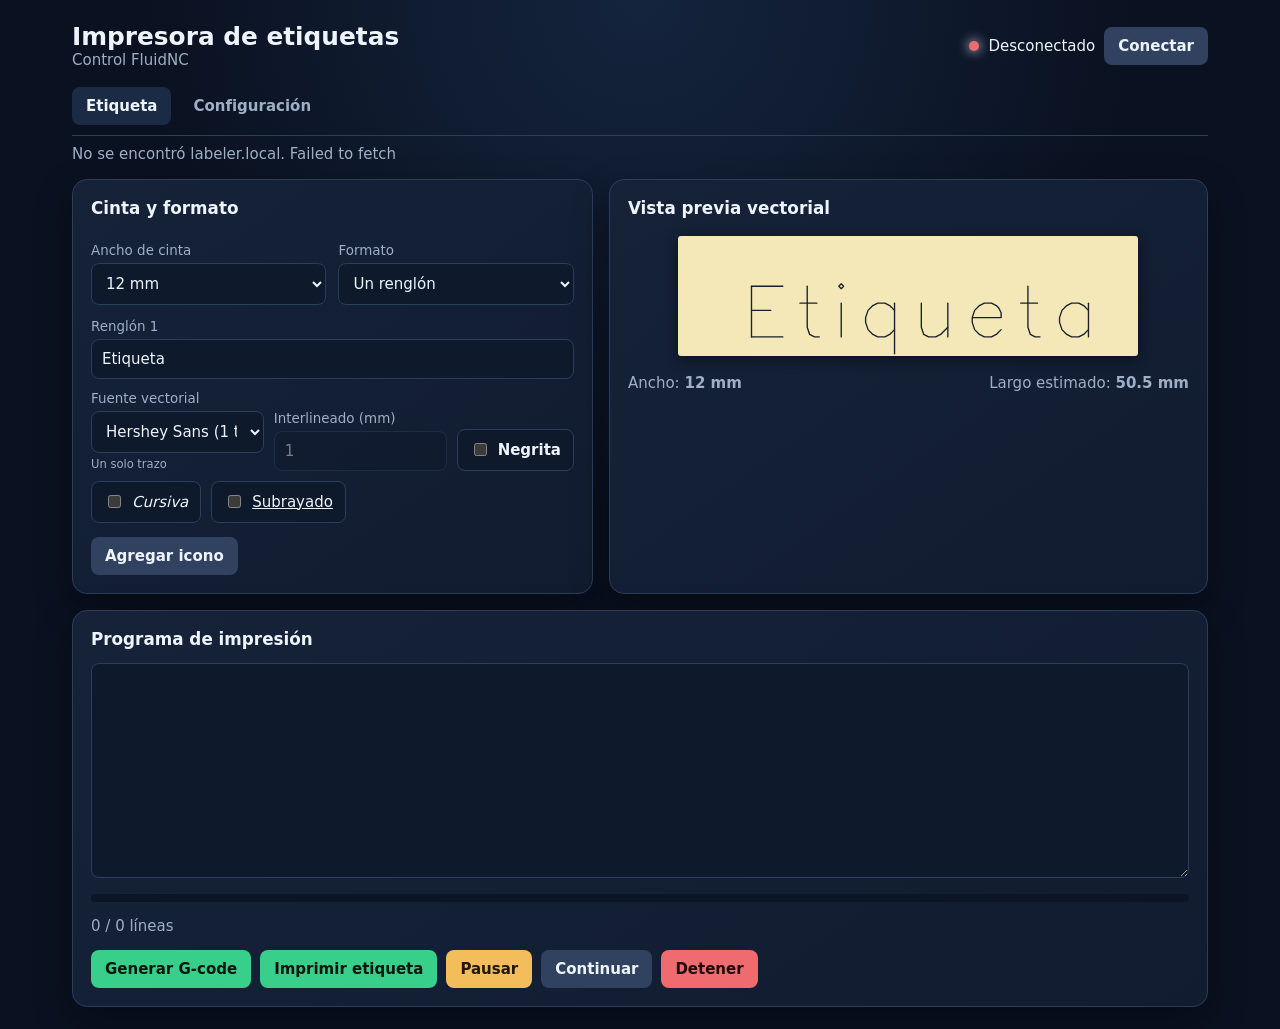
<file: github-pages/index.html>
<!doctype html>
<html lang="es">
<head>
  <meta charset="utf-8">
  <meta name="viewport" content="width=device-width,initial-scale=1">
  <title>Labeler CNC</title>
  <link rel="stylesheet" href="app.css">
</head>
<body>
  <main class="landing"><section class="panel"><h1>Labeler CNC</h1><p>Buscando <code>labeler.local</code> en la red...</p></section></main>
  <script src="vector-font.js"></script>
  <script src="vendor/opentype/opentype.min.js"></script>
  <script src="outline-fonts.js"></script>
  <script src="app.js"></script>
</body>
</html>
</file>
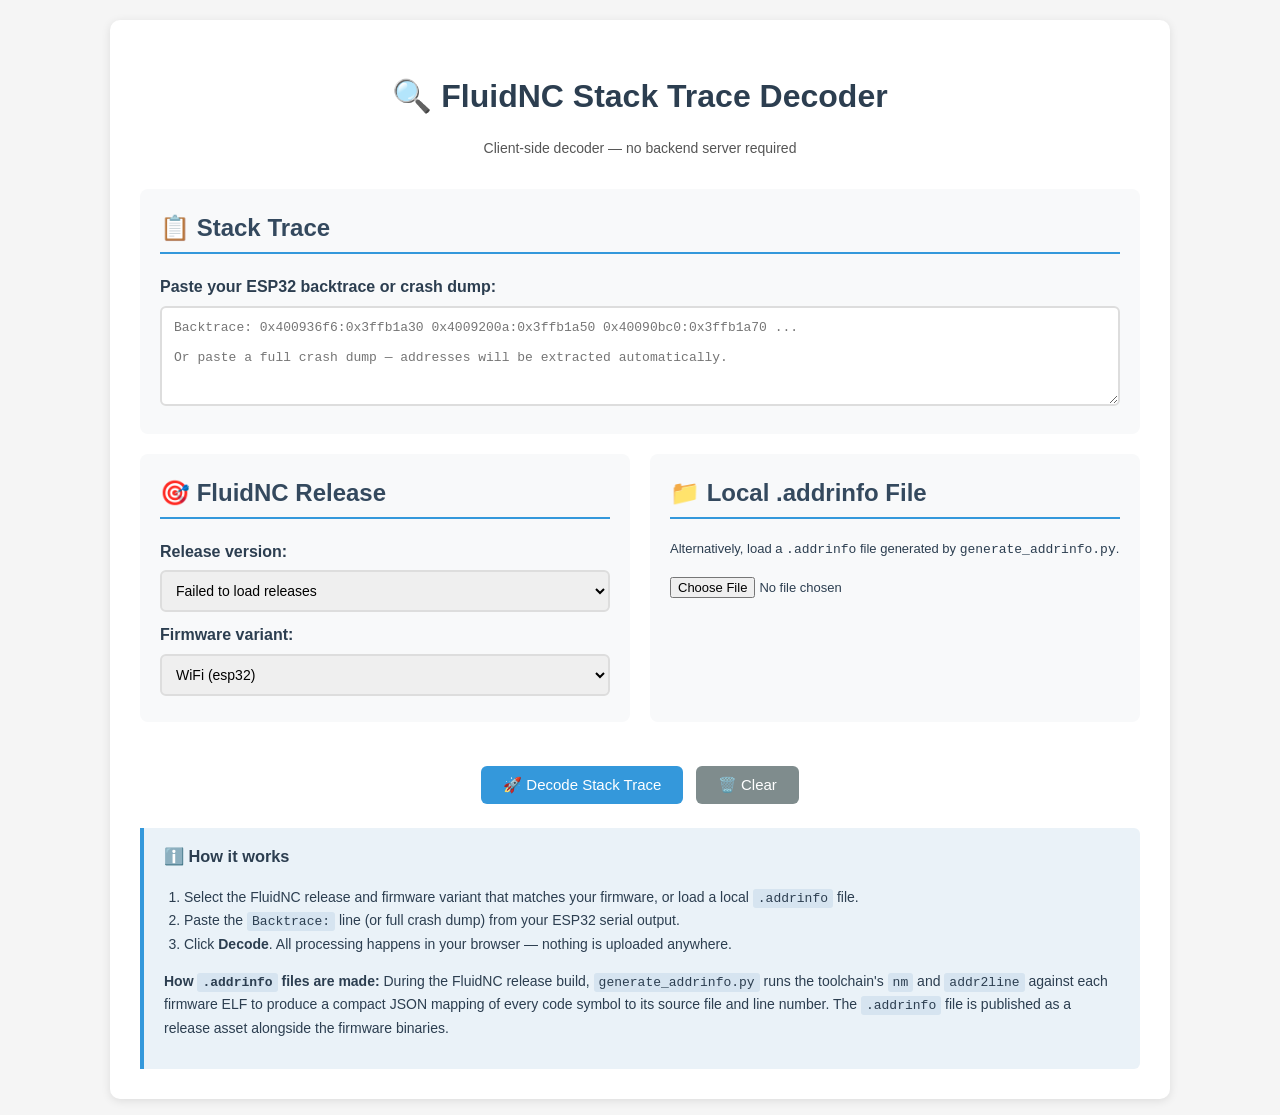
<file: firmware/FluidNC/stack-trace-decoder.html>
<!DOCTYPE html>
<html lang="en">
<head>
    <meta charset="UTF-8">
    <meta name="viewport" content="width=device-width, initial-scale=1.0">
    <title>FluidNC Stack Trace Decoder</title>
    <style>
        :root {
            --bg: #f5f5f5;
            --card-bg: #fff;
            --text: #2c3e50;
            --text-secondary: #555;
            --accent: #3498db;
            --accent-hover: #2980b9;
            --success: #27ae60;
            --error: #e74c3c;
            --border: #ddd;
            --input-bg: #f8f9fa;
            --code-bg: #2c3e50;
            --code-text: #ecf0f1;
            --mono: 'Courier New', Consolas, monospace;
        }

        * { box-sizing: border-box; }

        body {
            font-family: 'Segoe UI', Tahoma, Geneva, Verdana, sans-serif;
            max-width: 1100px;
            margin: 0 auto;
            padding: 20px;
            line-height: 1.6;
            background: var(--bg);
            color: var(--text);
        }

        .container {
            background: var(--card-bg);
            padding: 30px;
            border-radius: 10px;
            box-shadow: 0 2px 10px rgba(0,0,0,0.1);
        }

        h1 {
            text-align: center;
            margin-bottom: 5px;
        }

        .subtitle {
            text-align: center;
            color: var(--text-secondary);
            margin-bottom: 30px;
            font-size: 14px;
        }

        h2 {
            color: #34495e;
            border-bottom: 2px solid var(--accent);
            padding-bottom: 5px;
            margin-top: 0;
        }

        .section {
            background: var(--input-bg);
            padding: 20px;
            border-radius: 8px;
            margin-bottom: 20px;
        }

        label { font-weight: 600; }

        textarea {
            width: 100%;
            min-height: 100px;
            padding: 12px;
            border: 2px solid var(--border);
            border-radius: 6px;
            font-family: var(--mono);
            font-size: 13px;
            resize: vertical;
            margin-top: 6px;
        }
        textarea:focus { border-color: var(--accent); outline: none; }

        select {
            width: 100%;
            padding: 10px;
            border: 2px solid var(--border);
            border-radius: 6px;
            font-size: 14px;
            margin-top: 6px;
        }

        .grid {
            display: grid;
            grid-template-columns: 1fr 1fr;
            gap: 20px;
            margin-bottom: 20px;
        }
        @media (max-width: 768px) { .grid { grid-template-columns: 1fr; } }

        .btn-row { text-align: center; margin: 20px 0; }

        button {
            background: var(--accent);
            color: white;
            padding: 10px 22px;
            border: none;
            border-radius: 6px;
            cursor: pointer;
            font-size: 15px;
            margin: 4px;
        }
        button:hover { background: var(--accent-hover); }
        button:disabled { background: #bdc3c7; cursor: not-allowed; }
        button.secondary { background: #7f8c8d; }
        button.secondary:hover { background: #636e72; }

        .file-upload {
            margin-top: 10px;
        }
        .file-upload input[type="file"] {
            font-size: 13px;
        }

        .status {
            padding: 10px 15px;
            border-radius: 6px;
            margin: 10px 0;
            font-size: 14px;
        }
        .status.info { background: #d6eaf8; color: #1a5276; }
        .status.ok   { background: #d5f5e3; color: #186a3b; }
        .status.err  { background: #f9e0e0; color: #922b21; }

        /* Decoded output table */
        .result-table {
            width: 100%;
            border-collapse: collapse;
            font-family: var(--mono);
            font-size: 13px;
            margin-top: 10px;
        }
        .result-table th {
            background: var(--code-bg);
            color: var(--code-text);
            text-align: left;
            padding: 8px 10px;
            position: sticky;
            top: 0;
        }
        .result-table td {
            padding: 6px 10px;
            border-bottom: 1px solid #eee;
            white-space: nowrap;
        }
        .result-table tr:hover td { background: #eef6fb; }
        .result-table .addr { color: #8e44ad; }
        .result-table .func { color: #2c3e50; font-weight: 600; }
        .result-table .file { color: var(--text-secondary); }
        .result-table .offset { color: #999; font-size: 11px; }
        .result-table .unknown { color: var(--error); font-style: italic; }

        .output-wrap {
            max-height: 500px;
            overflow: auto;
            border: 1px solid var(--border);
            border-radius: 6px;
            margin-top: 15px;
        }

        .raw-output {
            background: var(--code-bg);
            color: var(--code-text);
            padding: 15px;
            border-radius: 6px;
            font-family: var(--mono);
            font-size: 13px;
            white-space: pre-wrap;
            margin-top: 10px;
            max-height: 300px;
            overflow-y: auto;
        }

        .info-box {
            background: #eaf2f8;
            border-left: 4px solid var(--accent);
            padding: 15px 20px;
            border-radius: 0 6px 6px 0;
            margin-top: 20px;
            font-size: 14px;
        }
        .info-box h3 { margin-top: 0; }
        .info-box code {
            background: #d6e4f0;
            padding: 2px 5px;
            border-radius: 3px;
            font-size: 13px;
        }
        .info-box ol { padding-left: 20px; }

        #addrinfo-meta {
            font-size: 13px;
            color: var(--text-secondary);
            margin-top: 6px;
        }
    </style>
</head>
<body>
<div class="container">
    <h1>🔍 FluidNC Stack Trace Decoder</h1>
    <p class="subtitle">Client-side decoder &mdash; no backend server required</p>

    <!-- Stack trace input -->
    <div class="section">
        <h2>📋 Stack Trace</h2>
        <label for="stackTrace">Paste your ESP32 backtrace or crash dump:</label>
        <textarea id="stackTrace" placeholder="Backtrace: 0x400936f6:0x3ffb1a30 0x4009200a:0x3ffb1a50 0x40090bc0:0x3ffb1a70 ...

Or paste a full crash dump — addresses will be extracted automatically."></textarea>
    </div>

    <!-- Symbol data source -->
    <div class="grid">
        <div class="section">
            <h2>🎯 FluidNC Release</h2>
            <label for="releaseSelect">Release version:</label>
            <select id="releaseSelect">
                <option value="">Loading releases…</option>
            </select>

            <div style="margin-top:10px">
                <label for="variantSelect">Firmware variant:</label>
                <select id="variantSelect">
                    <option value="wifi">WiFi (esp32)</option>
                    <option value="bt">Bluetooth (esp32)</option>
                    <option value="noradio">No-radio (esp32)</option>
                    <option value="wifi_s3">WiFi (esp32-s3)</option>
                    <option value="noradio_s3">No-radio (esp32-s3)</option>
                </select>
            </div>
            <div id="addrinfo-meta"></div>
        </div>

        <div class="section">
            <h2>📁 Local .addrinfo File</h2>
            <p style="font-size:13px;margin-top:0">
                Alternatively, load a <code>.addrinfo</code> file generated by
                <code>generate_addrinfo.py</code>.
            </p>
            <div class="file-upload">
                <input type="file" id="localFile" accept=".addrinfo,.json">
            </div>
        </div>
    </div>

    <div class="btn-row">
        <button onclick="decodeTrace()" id="decodeBtn">🚀 Decode Stack Trace</button>
        <button onclick="clearAll()" class="secondary">🗑️ Clear</button>
    </div>

    <div id="statusArea"></div>
    <div id="outputArea"></div>

    <div class="info-box">
        <h3>ℹ️ How it works</h3>
        <ol>
            <li>Select the FluidNC release and firmware variant that matches your firmware, or load a local <code>.addrinfo</code> file.</li>
            <li>Paste the <code>Backtrace:</code> line (or full crash dump) from your ESP32 serial output.</li>
            <li>Click <strong>Decode</strong>. All processing happens in your browser — nothing is uploaded anywhere.</li>
        </ol>
        <p><strong>How <code>.addrinfo</code> files are made:</strong>
        During the FluidNC release build, <code>generate_addrinfo.py</code> runs
        the toolchain's <code>nm</code> and <code>addr2line</code> against each firmware ELF to produce
        a compact JSON mapping of every code symbol to its source file and line number.
        The <code>.addrinfo</code> file is published as a release asset alongside the firmware binaries.</p>
    </div>
</div>

<script>
"use strict";

// ── State ──────────────────────────────────────────────────────────
let releases = [];
let addrinfo = null;   // parsed .addrinfo data
let addrinfoSource = ""; // description of where it came from

// Variant name → { mcu, build } for constructing the path
function variantInfo(variant) {
    const map = {
        "wifi":       { mcu: "esp32",   build: "wifi" },
        "bt":         { mcu: "esp32",   build: "bt" },
        "noradio":    { mcu: "esp32",   build: "noradio" },
        "wifi_s3":    { mcu: "esp32s3", build: "wifi" },
        "noradio_s3": { mcu: "esp32s3", build: "noradio" },
    };
    return map[variant] || map["wifi"];
}

// ── Address extraction ─────────────────────────────────────────────
function extractAddresses(text) {
    // Match addresses in "Backtrace:" lines (PC values before the colon in PC:SP pairs)
    // and also standalone hex addresses
    const results = [];
    const seen = new Set();

    // First try Backtrace format:  0xADDR:0xSP 0xADDR:0xSP ...
    const btMatch = text.match(/Backtrace:\s*((?:0x[0-9a-fA-F]+:0x[0-9a-fA-F]+\s*)+)/i);
    if (btMatch) {
        const pairs = btMatch[1].matchAll(/0x([0-9a-fA-F]{8}):0x[0-9a-fA-F]{8}/g);
        for (const m of pairs) {
            const addr = parseInt(m[1], 16);
            if (!seen.has(addr)) { seen.add(addr); results.push(addr); }
        }
    }

    // Also look for "PC: 0x..." or "EXCVADDR: 0x..."
    const pcMatch = text.matchAll(/\bPC\s*[:=]\s*0x([0-9a-fA-F]{8})/gi);
    for (const m of pcMatch) {
        const addr = parseInt(m[1], 16);
        if (!seen.has(addr)) { seen.add(addr); results.push(addr); }
    }

    // Fallback: any 0x-prefixed 8-digit hex that looks like a code address (0x4xxxxxxx)
    if (results.length === 0) {
        const all = text.matchAll(/0x(4[0-9a-fA-F]{7})/g);
        for (const m of all) {
            const addr = parseInt(m[1], 16);
            if (!seen.has(addr)) { seen.add(addr); results.push(addr); }
        }
    }

    return results;
}

// ── Binary search in sorted symbol table ───────────────────────────
function lookupAddress(symbols, addr) {
    let lo = 0, hi = symbols.length - 1;
    let best = null;
    while (lo <= hi) {
        const mid = (lo + hi) >>> 1;
        const symAddr = symbols[mid][0];
        if (symAddr <= addr) {
            best = mid;
            lo = mid + 1;
        } else {
            hi = mid - 1;
        }
    }
    if (best === null) return null;

    const sym = symbols[best];
    const offset = addr - sym[0];

    // If we have a size field (sym[4]) and the address is beyond the function, not a match
    if (sym.length > 4 && sym[4] > 0 && offset >= sym[4]) {
        return null;
    }

    // Sanity: don't return matches with very large offsets (> 64KB) without explicit size
    if (sym.length <= 4 && offset > 0x10000) {
        return null;
    }

    return {
        address: sym[0],
        name: sym[1],
        file: sym[2],
        line: sym[3],
        size: sym.length > 4 ? sym[4] : null,
        offset: offset,
    };
}

// ── Decode ─────────────────────────────────────────────────────────
function decodeTrace() {
    const text = document.getElementById("stackTrace").value.trim();
    if (!text) { showStatus("Please paste a stack trace.", "err"); return; }

    const addresses = extractAddresses(text);
    if (addresses.length === 0) {
        showStatus("No valid code addresses found in the input.", "err");
        return;
    }

    // If no addrinfo loaded, try to load from release first
    if (!addrinfo) {
        loadFromRelease().then(ok => {
            if (ok) renderResults(addresses);
        });
        return;
    }

    renderResults(addresses);
}

function renderResults(addresses) {
    if (!addrinfo) {
        showStatus("No symbol data loaded. Select a release or load a .addrinfo file.", "err");
        return;
    }

    const symbols = addrinfo.symbols;
    const rows = [];
    let resolved = 0;

    for (const addr of addresses) {
        const sym = lookupAddress(symbols, addr);
        if (sym) {
            resolved++;
            rows.push({
                addr: addr,
                func: sym.name,
                file: sym.file,
                line: sym.line,
                offset: sym.offset,
                found: true,
            });
        } else {
            rows.push({ addr: addr, found: false });
        }
    }

    showStatus(
        `Decoded ${resolved}/${addresses.length} addresses using ${addrinfoSource}.`,
        resolved > 0 ? "ok" : "info"
    );

    // Build table
    let html = '<div class="output-wrap"><table class="result-table">';
    html += '<thead><tr><th>#</th><th>Address</th><th>Function</th><th>Source Location</th></tr></thead><tbody>';

    rows.forEach((r, i) => {
        html += "<tr>";
        html += `<td>${i}</td>`;
        html += `<td class="addr">0x${r.addr.toString(16).padStart(8, "0")}</td>`;
        if (r.found) {
            html += `<td class="func">${escHtml(r.func)} <span class="offset">+0x${r.offset.toString(16)}</span></td>`;
            const loc = r.file !== "??"
                ? `${escHtml(r.file)}:${r.line}`
                : '<span class="unknown">unknown source</span>';
            html += `<td class="file">${loc}</td>`;
        } else {
            html += '<td class="unknown" colspan="2">not found in symbol table</td>';
        }
        html += "</tr>";
    });

    html += "</tbody></table></div>";

    // Plain text for copy/paste
    let textLines = rows.map((r, i) => {
        if (r.found) {
            const loc = r.file !== "??" ? `${r.file}:${r.line}` : "(unknown source)";
            return `#${i}  0x${r.addr.toString(16).padStart(8,"0")}  ${r.func}+0x${r.offset.toString(16)}  at ${loc}`;
        }
        return `#${i}  0x${r.addr.toString(16).padStart(8,"0")}  ??`;
    });
    html += `<div class="raw-output">${escHtml(textLines.join("\n"))}</div>`;

    document.getElementById("outputArea").innerHTML = html;
}

// ── Load .addrinfo from GitHub release ─────────────────────────────
async function loadFromRelease() {
    const tag = document.getElementById("releaseSelect").value;
    const variant = document.getElementById("variantSelect").value;

    if (!tag) {
        showStatus("Please select a FluidNC release.", "err");
        return false;
    }

    const vi = variantInfo(variant);
    // The .addrinfo files are published in the fluidnc-releases repo under
    // releases/<tag>/<mcu>/<build>/firmware.addrinfo
    const urls = [
        `https://raw.githubusercontent.com/bdring/fluidnc-releases/main/releases/${tag}/${vi.mcu}/${vi.build}/firmware.addrinfo`,
    ];

    showStatus(`Downloading firmware.addrinfo for ${tag} / ${variant}…`, "info");

    try {
        let data = null;
        let lastErr = "";
        for (const url of urls) {
            try {
                const resp = await fetch(url);
                if (resp.ok) {
                    data = await resp.json();
                    break;
                }
                lastErr = `HTTP ${resp.status}`;
            } catch (e) {
                lastErr = e.message;
            }
        }
        if (!data) {
            throw new Error(`${lastErr} — the .addrinfo file may not exist for this release/variant.`);
        }
        if (!data.symbols || !Array.isArray(data.symbols)) {
            throw new Error("Invalid .addrinfo file (no symbols array).");
        }
        addrinfo = data;
        addrinfoSource = `${tag} / ${variant}`;
        showAddrInfoMeta();
        showStatus(`Loaded ${data.symbols.length.toLocaleString()} symbols from ${tag} / ${variant}.`, "ok");
        return true;
    } catch (e) {
        showStatus(`Failed to load symbol data: ${e.message}`, "err");
        addrinfo = null;
        return false;
    }
}

// ── Load local .addrinfo file ──────────────────────────────────────
document.addEventListener("DOMContentLoaded", () => {
    document.getElementById("localFile").addEventListener("change", async (ev) => {
        const file = ev.target.files[0];
        if (!file) return;

        showStatus(`Loading ${file.name}…`, "info");
        try {
            const text = await file.text();
            const data = JSON.parse(text);
            if (!data.symbols || !Array.isArray(data.symbols)) {
                throw new Error("Invalid .addrinfo file (no symbols array).");
            }
            addrinfo = data;
            addrinfoSource = file.name;
            showAddrInfoMeta();
            showStatus(`Loaded ${data.symbols.length.toLocaleString()} symbols from ${file.name}.`, "ok");
        } catch (e) {
            showStatus(`Failed to load file: ${e.message}`, "err");
        }
    });
});

// ── Load GitHub releases list ──────────────────────────────────────
async function loadReleases() {
    try {
        const resp = await fetch("https://api.github.com/repos/bdring/FluidNC/releases?per_page=30");
        if (!resp.ok) throw new Error(`HTTP ${resp.status}`);
        releases = await resp.json();

        const sel = document.getElementById("releaseSelect");
        sel.innerHTML = '<option value="">— select release —</option>';
        for (const r of releases) {
            const opt = document.createElement("option");
            opt.value = r.tag_name;
            opt.textContent = `${r.tag_name}  (${r.published_at?.split("T")[0] || "draft"})`;
            sel.appendChild(opt);
        }
    } catch (e) {
        const sel = document.getElementById("releaseSelect");
        sel.innerHTML = '<option value="">Failed to load releases</option>';
    }
}

// When the release or variant changes, reset loaded data
document.addEventListener("DOMContentLoaded", () => {
    const onSelChange = () => {
        addrinfo = null;
        document.getElementById("addrinfo-meta").textContent = "";
    };
    document.getElementById("releaseSelect").addEventListener("change", onSelChange);
    document.getElementById("variantSelect").addEventListener("change", onSelChange);
});

// ── Helpers ────────────────────────────────────────────────────────
function showStatus(msg, kind) {
    document.getElementById("statusArea").innerHTML =
        `<div class="status ${kind}">${kind === "err" ? "❌ " : kind === "ok" ? "✅ " : "⏳ "}${escHtml(msg)}</div>`;
}

function showAddrInfoMeta() {
    if (!addrinfo) return;
    const parts = [];
    if (addrinfo.tag)   parts.push(`tag: ${addrinfo.tag}`);
    if (addrinfo.mcu)   parts.push(`mcu: ${addrinfo.mcu}`);
    if (addrinfo.build) parts.push(`build: ${addrinfo.build}`);
    parts.push(`${addrinfo.symbols.length.toLocaleString()} symbols`);
    document.getElementById("addrinfo-meta").textContent = parts.join(" · ");
}

function escHtml(s) {
    return String(s).replace(/&/g,"&amp;").replace(/</g,"&lt;").replace(/>/g,"&gt;").replace(/"/g,"&quot;");
}

function clearAll() {
    document.getElementById("stackTrace").value = "";
    document.getElementById("outputArea").innerHTML = "";
    document.getElementById("statusArea").innerHTML = "";
}

// ── Init ───────────────────────────────────────────────────────────
window.addEventListener("DOMContentLoaded", loadReleases);
</script>
</body>
</html>
</file>
<file: github-pages/app.css>
:root{color-scheme:dark;--bg:#0a1120;--panel:#152238;--panel2:#1b2b45;--text:#eef4fb;--muted:#9eafc6;--green:#38cf8a;--red:#ef6b70;--amber:#f2bd5a;--line:#2c3e5d}
*{box-sizing:border-box}body{margin:0;background:radial-gradient(circle at top,#14243d 0,var(--bg) 42%);color:var(--text);font:15px system-ui,-apple-system,Segoe UI,sans-serif;min-height:100vh}
button,input,select,textarea{font:inherit}.shell{max-width:1180px;margin:auto;padding:22px}.topbar{display:flex;align-items:center;justify-content:space-between;gap:16px;margin-bottom:18px}.topbar h1{margin:0;font-size:1.55rem}.connection{display:flex;align-items:center;gap:9px}.dot{width:10px;height:10px;border-radius:50%;background:var(--red);box-shadow:0 0 12px currentColor}.dot.online{background:var(--green)}
.layout{display:grid;grid-template-columns:minmax(300px,1fr) minmax(320px,1.15fr);gap:16px}.panel{background:linear-gradient(145deg,var(--panel),#111c30);border:1px solid var(--line);border-radius:15px;padding:18px;box-shadow:0 14px 38px #0005}.panel h2{font-size:1.05rem;margin:0 0 14px}.wide{grid-column:1/-1}.fields{display:grid;grid-template-columns:repeat(2,1fr);gap:12px}.field label{display:block;color:var(--muted);font-size:.84rem;margin:0 0 5px}.field input,.field select,textarea{width:100%;border:1px solid var(--line);background:#0e192b;color:var(--text);border-radius:8px;padding:10px;outline:none}.field input:focus,textarea:focus{border-color:var(--green)}
.actions{display:flex;flex-wrap:wrap;gap:9px;margin-top:14px}.stepper-jog button{flex:1 1 74px;padding-inline:9px}button{border:0;border-radius:8px;padding:10px 14px;background:var(--green);color:#07160f;font-weight:700;cursor:pointer}button.secondary{background:#30425f;color:var(--text)}button.warn{background:var(--amber);color:#211703}button.danger{background:var(--red);color:#210809}button:disabled{opacity:.45;cursor:not-allowed}.status-grid{display:grid;grid-template-columns:repeat(4,1fr);gap:9px}.metric{background:var(--panel2);padding:12px;border-radius:9px}.metric span{display:block;color:var(--muted);font-size:.77rem}.metric strong{display:block;font-size:1.15rem;margin-top:4px}.state-idle{color:var(--green)}.state-run{color:var(--amber)}
textarea{min-height:215px;resize:vertical;font-family:ui-monospace,SFMono-Regular,Consolas,monospace;line-height:1.45}.progress{height:8px;background:#0b1525;border-radius:20px;overflow:hidden;margin-top:12px}.progress>div{height:100%;width:0;background:var(--green);transition:width .2s}.console{height:180px;overflow:auto;background:#08111f;border-radius:9px;padding:11px;font:12px/1.45 ui-monospace,monospace;white-space:pre-wrap;color:#afc2dc}.muted{color:var(--muted)}.landing{max-width:650px;margin:12vh auto;padding:20px}
.tabs{display:flex;gap:8px;margin-bottom:16px;border-bottom:1px solid var(--line);padding-bottom:10px}.tabs button{background:transparent;color:var(--muted)}.tabs button.active{background:var(--panel2);color:var(--text)}.tab{display:none}.tab.active{display:block}.field{margin-top:11px}.panel>.field{margin-top:14px}.grow{flex:1;min-width:220px;border:1px solid var(--line);background:#0e192b;color:var(--text);border-radius:8px;padding:10px}.tape-preview{margin:18px auto;width:min(100%,460px);min-height:120px;background:#f5e8b8;border-radius:3px;box-shadow:0 3px 14px #0007;padding:7%;overflow:hidden}.tape-preview svg{display:block;width:100%;height:100%;min-height:90px}.tape-preview polyline{fill:none;stroke:#18202b;stroke-width:.18;stroke-linecap:round;stroke-linejoin:round}.label-info{display:flex;justify-content:space-between;gap:12px;color:var(--muted)}.config-panel{max-width:1000px;margin:auto}.config-grid{display:grid;grid-template-columns:repeat(2,1fr);gap:14px}fieldset{border:1px solid var(--line);border-radius:10px;padding:14px}legend{color:#cbd7e7;padding:0 6px}
.app-message{min-height:1.3em;margin:-7px 0 14px}
.label-formatting{display:flex;align-items:end;flex-wrap:wrap;gap:10px;margin-top:12px}.label-formatting>.field{min-width:150px;flex:1;margin:0}.format-option{display:flex;align-items:center;gap:8px;min-height:42px;padding:9px 12px;background:#0e192b;border:1px solid var(--line);border-radius:8px;cursor:pointer}.format-option:has(input:checked){border-color:var(--green);background:#15352e}.format-option input{width:auto;accent-color:var(--green)}.field input:disabled{opacity:.45;cursor:not-allowed}
.icon-picker{margin-top:12px;padding:12px;background:#0b1628;border:1px solid var(--line);border-radius:10px}.icon-picker-head{display:flex;gap:8px}.icon-results{display:grid;grid-template-columns:repeat(auto-fill,minmax(92px,1fr));gap:7px;max-height:360px;overflow:auto}.icon-choice{display:flex;min-width:0;flex-direction:column;align-items:center;gap:5px;padding:8px;background:#1d304d;color:var(--text);font-size:.7rem;font-weight:500}.icon-choice:hover{outline:1px solid var(--green)}.icon-choice svg{width:34px;height:34px}.icon-choice polyline{fill:none;stroke:currentColor;stroke-width:.32;stroke-linecap:round;stroke-linejoin:round}.icon-choice span{width:100%;overflow:hidden;text-overflow:ellipsis;white-space:nowrap}.field>span.muted{display:block;margin-top:4px;font-size:.72rem}
@media(max-width:780px){.layout{grid-template-columns:1fr}.wide{grid-column:auto}.status-grid{grid-template-columns:repeat(2,1fr)}.fields{grid-template-columns:1fr}.topbar{align-items:flex-start;flex-direction:column}}
@media(max-width:650px){.config-grid{grid-template-columns:1fr}.tabs{overflow:auto}.tabs button{white-space:nowrap}.label-info{flex-direction:column}}
</file>
